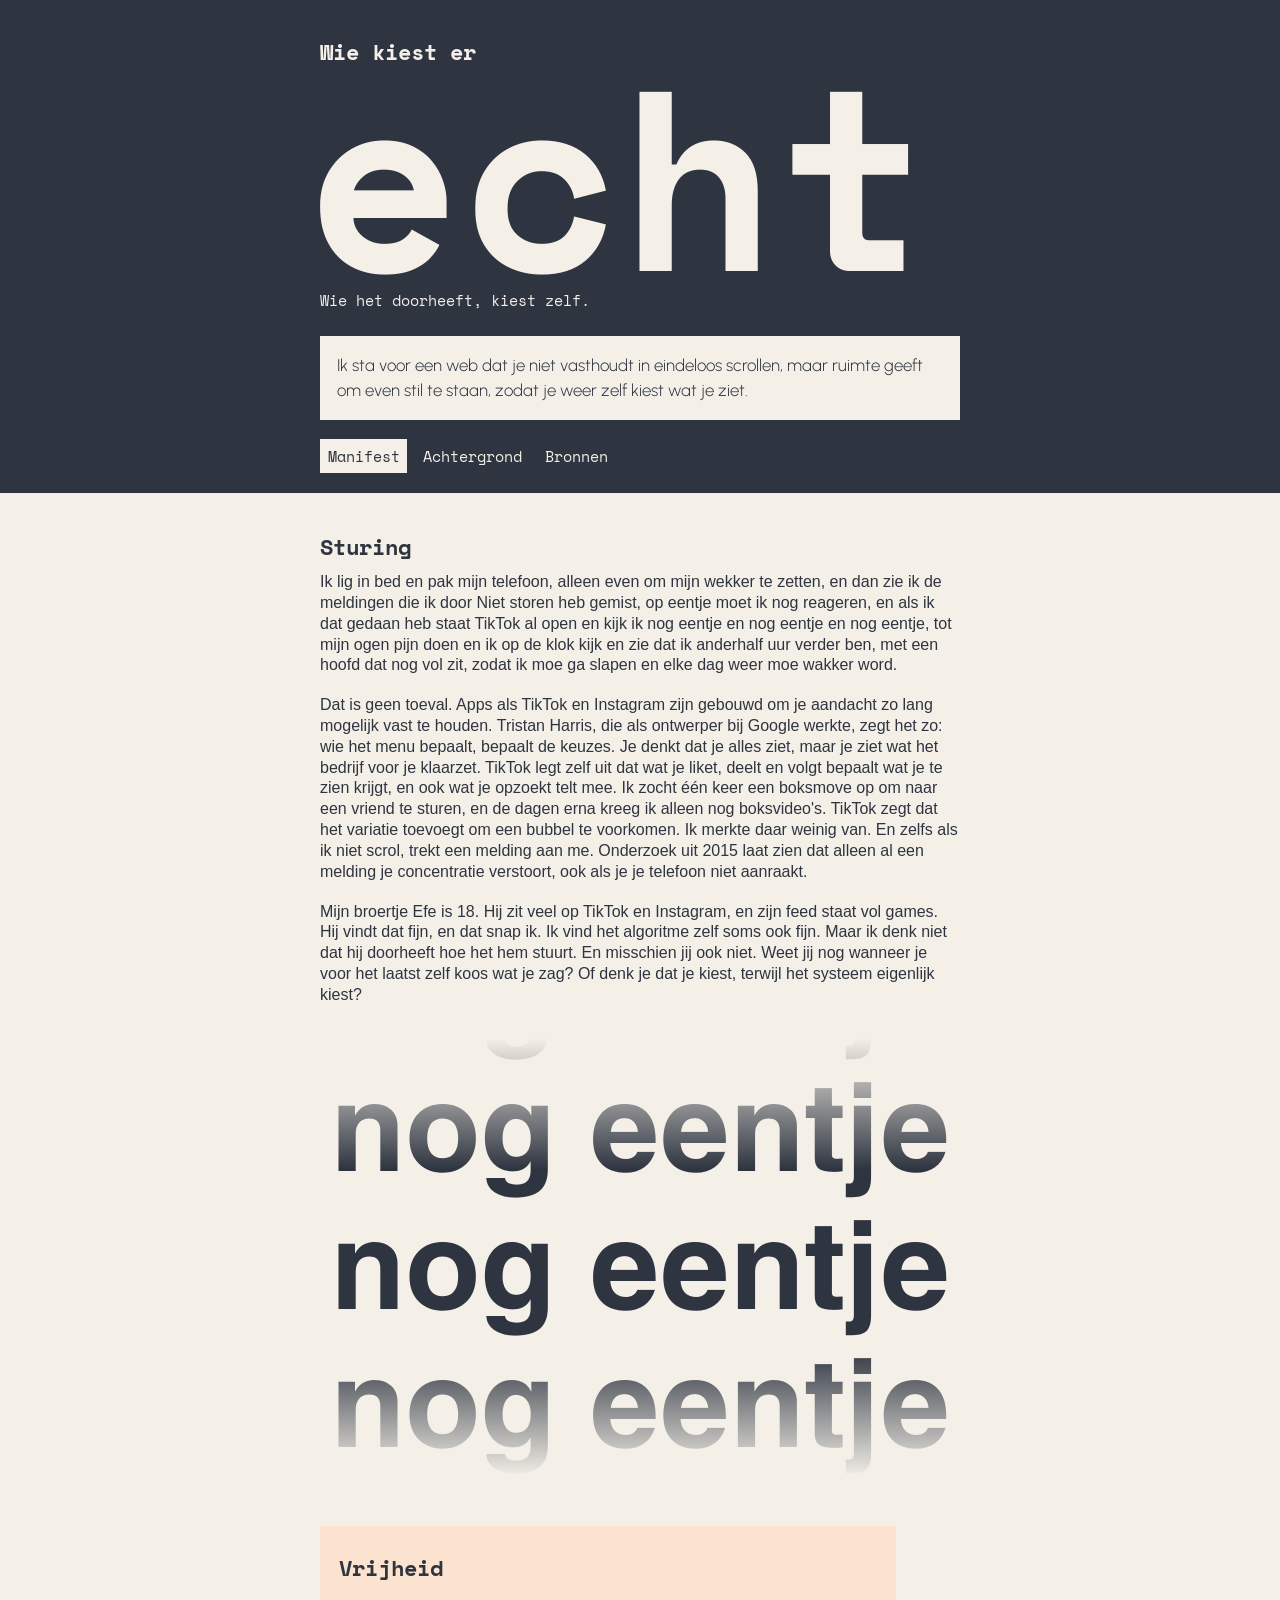
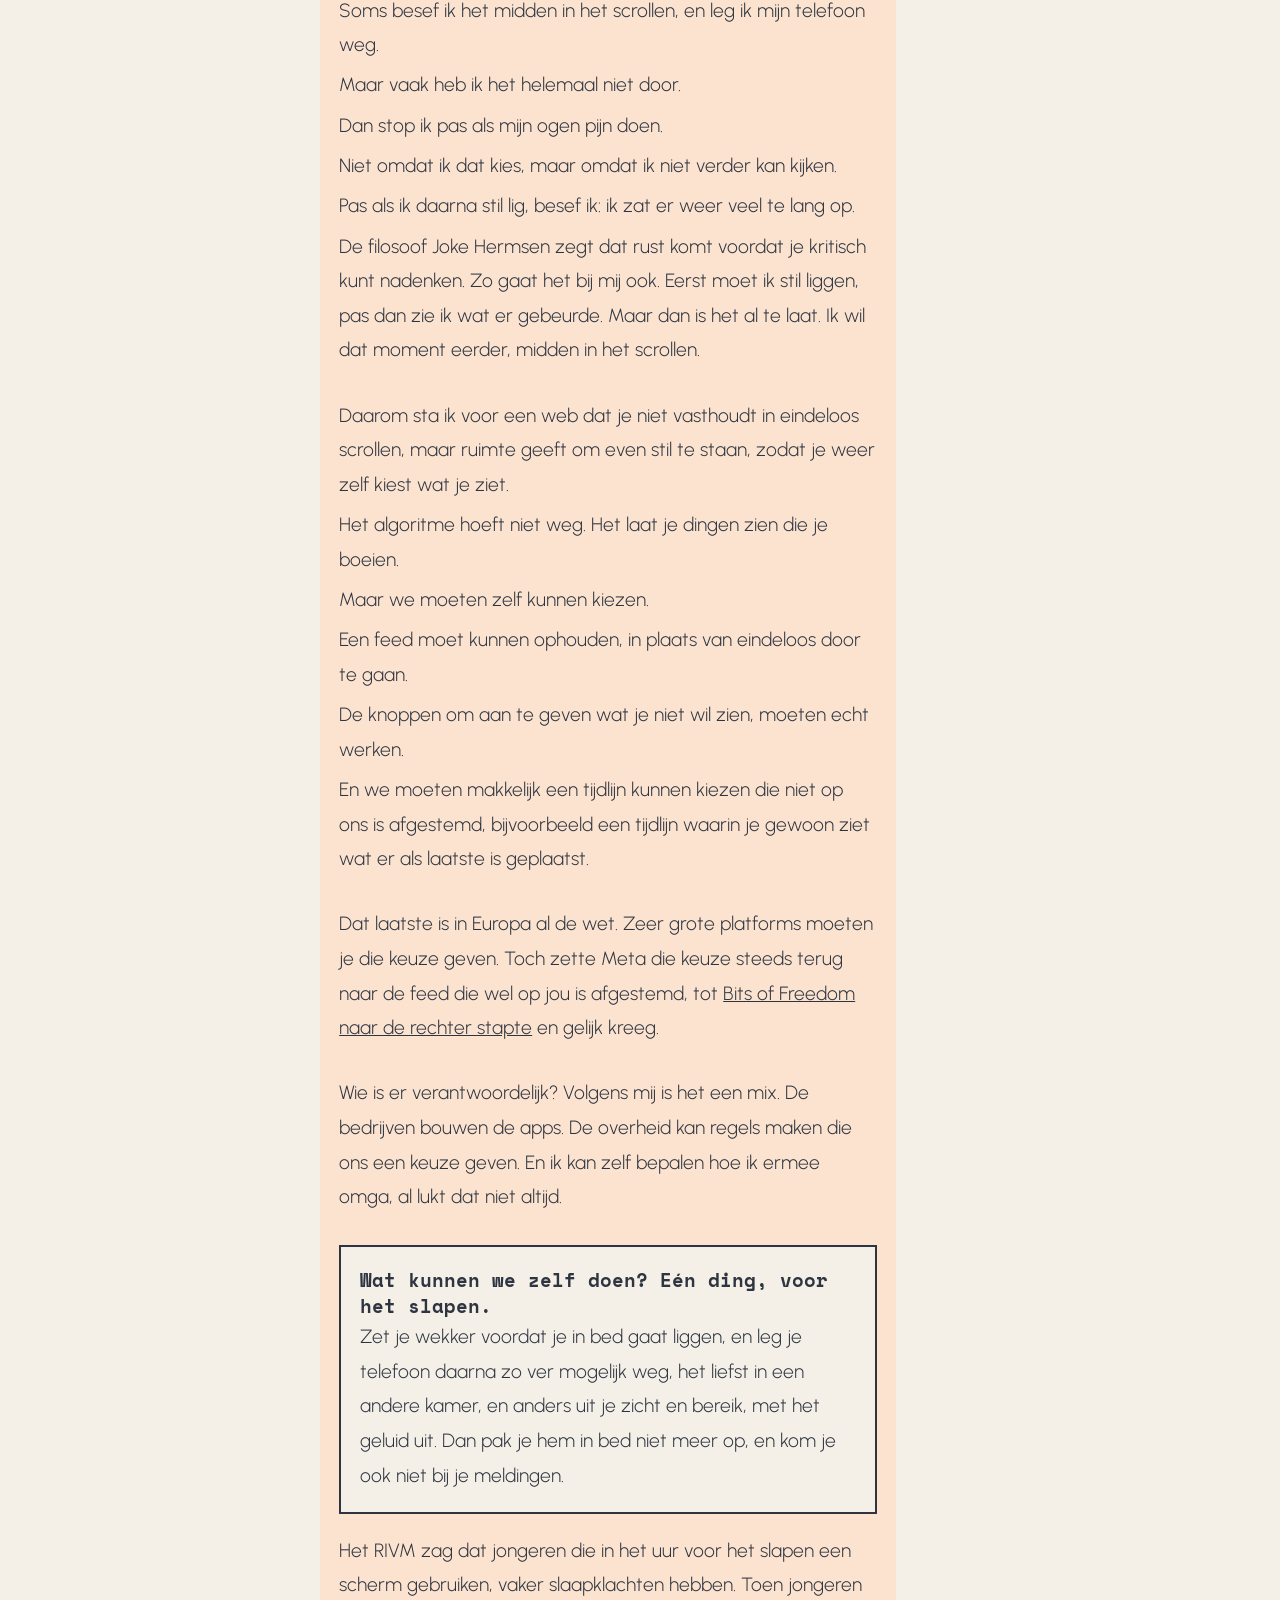
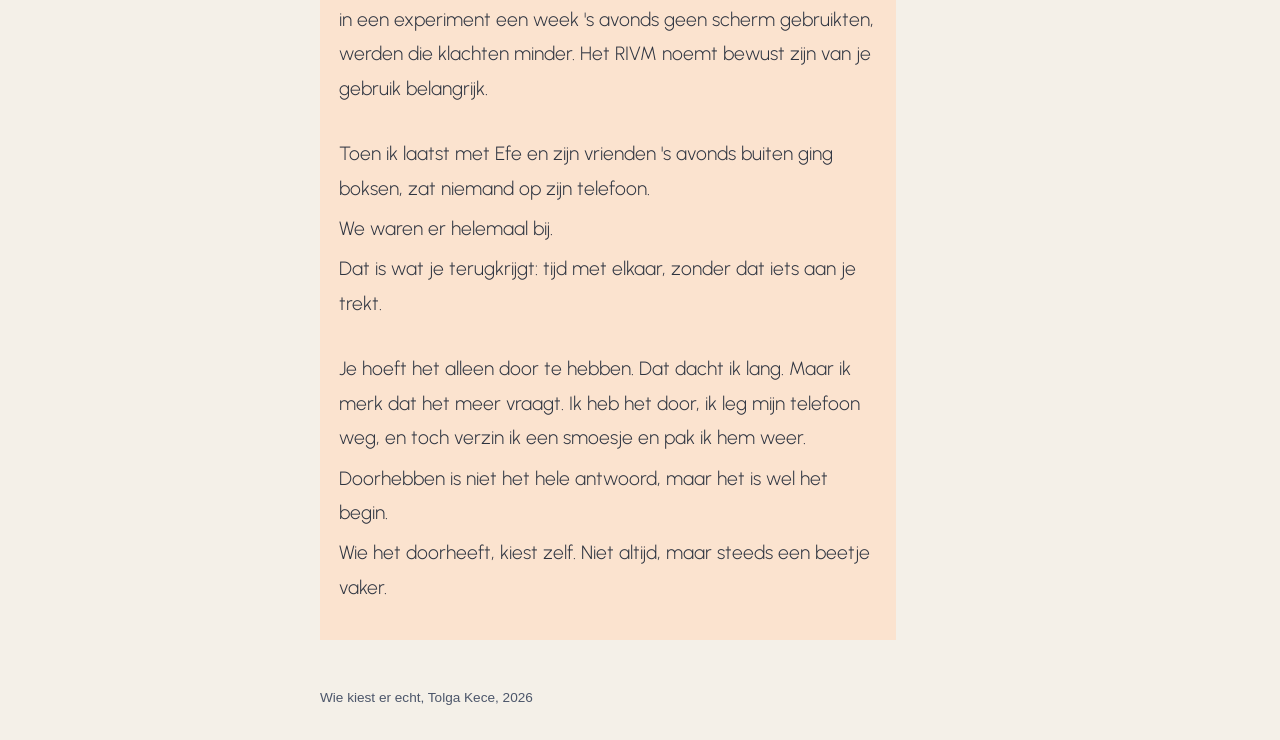
<file: index.html>
<!doctype html>
<html lang="nl">
  <head>
    <meta charset="UTF-8" />
    <meta name="viewport" content="width=device-width, initial-scale=1.0" />
    <title>Wie kiest er echt - Manifest</title>
    <link rel="preconnect" href="https://fonts.googleapis.com" />
    <link rel="preconnect" href="https://fonts.gstatic.com" crossorigin />
    <link
      href="https://fonts.googleapis.com/css2?family=Space+Mono:wght@400;700&family=Urbanist:wght@300&display=swap"
      rel="stylesheet"
    />
    <link rel="stylesheet" href="style.css" />
  </head>
  <body>
    <header>
      <h1>Wie kiest er <span class="titel-groot">echt</span></h1>
      <p class="slogan">Wie het doorheeft, kiest zelf.</p>
      <p class="missie">
        Ik sta voor een web dat je niet vasthoudt in eindeloos scrollen, maar
        ruimte geeft om even stil te staan, zodat je weer zelf kiest wat je
        ziet.
      </p>
      <nav>
        <ul>
          <li><a class="actief" href="index.html">Manifest</a></li>
          <li><a href="achtergrond.html">Achtergrond</a></li>
          <li><a href="bronnen.html">Bronnen</a></li>
        </ul>
      </nav>
    </header>

    <main>
      <section class="deel-sturing">
        <h2 class="eerste-kop">Sturing</h2>
        <p>
          Ik lig in bed en pak mijn telefoon, alleen even om mijn wekker te
          zetten, en dan zie ik de meldingen die ik door Niet storen heb gemist,
          op eentje moet ik nog reageren, en als ik dat gedaan heb staat TikTok
          al open en kijk ik nog eentje en nog eentje en nog eentje, tot mijn
          ogen pijn doen en ik op de klok kijk en zie dat ik anderhalf uur
          verder ben, met een hoofd dat nog vol zit, zodat ik moe ga slapen en
          elke dag weer moe wakker word.
        </p>

        <p>
          Dat is geen toeval. Apps als TikTok en Instagram zijn gebouwd om je
          aandacht zo lang mogelijk vast te houden. Tristan Harris, die als
          ontwerper bij Google werkte, zegt het zo: wie het menu bepaalt,
          bepaalt de keuzes. Je denkt dat je alles ziet, maar je ziet wat het
          bedrijf voor je klaarzet. TikTok legt zelf uit dat wat je liket, deelt
          en volgt bepaalt wat je te zien krijgt, en ook wat je opzoekt telt
          mee. Ik zocht één keer een boksmove op om naar een vriend te sturen,
          en de dagen erna kreeg ik alleen nog boksvideo's. TikTok zegt dat het
          variatie toevoegt om een bubbel te voorkomen. Ik merkte daar weinig
          van. En zelfs als ik niet scrol, trekt een melding aan me. Onderzoek
          uit 2015 laat zien dat alleen al een melding je concentratie
          verstoort, ook als je je telefoon niet aanraakt.
        </p>

        <p>
          Mijn broertje Efe is 18. Hij zit veel op TikTok en Instagram, en zijn
          feed staat vol games. Hij vindt dat fijn, en dat snap ik. Ik vind het
          algoritme zelf soms ook fijn. Maar ik denk niet dat hij doorheeft hoe
          het hem stuurt. En misschien jij ook niet. Weet jij nog wanneer je
          voor het laatst zelf koos wat je zag? Of denk je dat je kiest, terwijl
          het systeem eigenlijk kiest?
        </p>

        <div class="overgang">
          <video
            src="images/nog-eentje-overgang.mp4"
            poster="images/nog-eentje-overgang-stil.png"
            autoplay
            muted
            loop
            playsinline
            aria-label="Het woord nog eentje, steeds opnieuw, dat langzaam omhoog schuift en aan de randen vervaagt, alsof je blijft scrollen."
          ></video>
          <img
            class="overgang-stil"
            src="images/nog-eentje-overgang-stil.png"
            alt="Het woord nog eentje, steeds opnieuw, dat langzaam omhoog schuift en aan de randen vervaagt, alsof je blijft scrollen."
          />
        </div>
      </section>

      <section class="deel-vrijheid">
        <h2>Vrijheid</h2>
        <p>
          Soms besef ik het midden in het scrollen, en leg ik mijn telefoon weg.
        </p>
        <p>Maar vaak heb ik het helemaal niet door.</p>
        <p>Dan stop ik pas als mijn ogen pijn doen.</p>
        <p>Niet omdat ik dat kies, maar omdat ik niet verder kan kijken.</p>
        <p>
          Pas als ik daarna stil lig, besef ik: ik zat er weer veel te lang op.
        </p>
        <p>
          De filosoof Joke Hermsen zegt dat rust komt voordat je kritisch kunt
          nadenken. Zo gaat het bij mij ook. Eerst moet ik stil liggen, pas dan
          zie ik wat er gebeurde. Maar dan is het al te laat. Ik wil dat moment
          eerder, midden in het scrollen.
        </p>

        <p class="nieuw-blok">
          Daarom sta ik voor een web dat je niet vasthoudt in eindeloos
          scrollen, maar ruimte geeft om even stil te staan, zodat je weer zelf
          kiest wat je ziet.
        </p>
        <p>
          Het algoritme hoeft niet weg. Het laat je dingen zien die je boeien.
        </p>
        <p>Maar we moeten zelf kunnen kiezen.</p>
        <p>
          Een feed moet kunnen ophouden, in plaats van eindeloos door te gaan.
        </p>
        <p>
          De knoppen om aan te geven wat je niet wil zien, moeten echt werken.
        </p>
        <p>
          En we moeten makkelijk een tijdlijn kunnen kiezen die niet op ons is
          afgestemd, bijvoorbeeld een tijdlijn waarin je gewoon ziet wat er als
          laatste is geplaatst.
        </p>

        <p class="nieuw-blok">
          Dat laatste is in Europa al de wet. Zeer grote platforms moeten je die
          keuze geven. Toch zette Meta die keuze steeds terug naar de feed die
          wel op jou is afgestemd, tot
          <a href="achtergrond.html">Bits of Freedom naar de rechter stapte</a>
          en gelijk kreeg.
        </p>

        <p class="nieuw-blok">
          Wie is er verantwoordelijk? Volgens mij is het een mix. De bedrijven
          bouwen de apps. De overheid kan regels maken die ons een keuze geven.
          En ik kan zelf bepalen hoe ik ermee omga, al lukt dat niet altijd.
        </p>

        <section class="nieuw-blok oproep">
          <h3>Wat kunnen we zelf doen? Eén ding, voor het slapen.</h3>
          <p>
            Zet je wekker voordat je in bed gaat liggen, en leg je telefoon
            daarna zo ver mogelijk weg, het liefst in een andere kamer, en
            anders uit je zicht en bereik, met het geluid uit. Dan pak je hem in
            bed niet meer op, en kom je ook niet bij je meldingen.
          </p>
        </section>
        <p>
          Het RIVM zag dat jongeren die in het uur voor het slapen een scherm
          gebruiken, vaker slaapklachten hebben. Toen jongeren in een experiment
          een week 's avonds geen scherm gebruikten, werden die klachten minder.
          Het RIVM noemt bewust zijn van je gebruik belangrijk.
        </p>

        <p class="nieuw-blok">
          Toen ik laatst met Efe en zijn vrienden 's avonds buiten ging boksen,
          zat niemand op zijn telefoon.
        </p>
        <p>We waren er helemaal bij.</p>
        <p>
          Dat is wat je terugkrijgt: tijd met elkaar, zonder dat iets aan je
          trekt.
        </p>

        <p class="nieuw-blok">
          Je hoeft het alleen door te hebben. Dat dacht ik lang. Maar ik merk
          dat het meer vraagt. Ik heb het door, ik leg mijn telefoon weg, en
          toch verzin ik een smoesje en pak ik hem weer.
        </p>
        <p>Doorhebben is niet het hele antwoord, maar het is wel het begin.</p>
        <p>
          Wie het doorheeft, kiest zelf. Niet altijd, maar steeds een beetje
          vaker.
        </p>
      </section>
    </main>

    <footer>
      <p>Wie kiest er echt, Tolga Kece, 2026</p>
    </footer>
  </body>
</html>
</file>
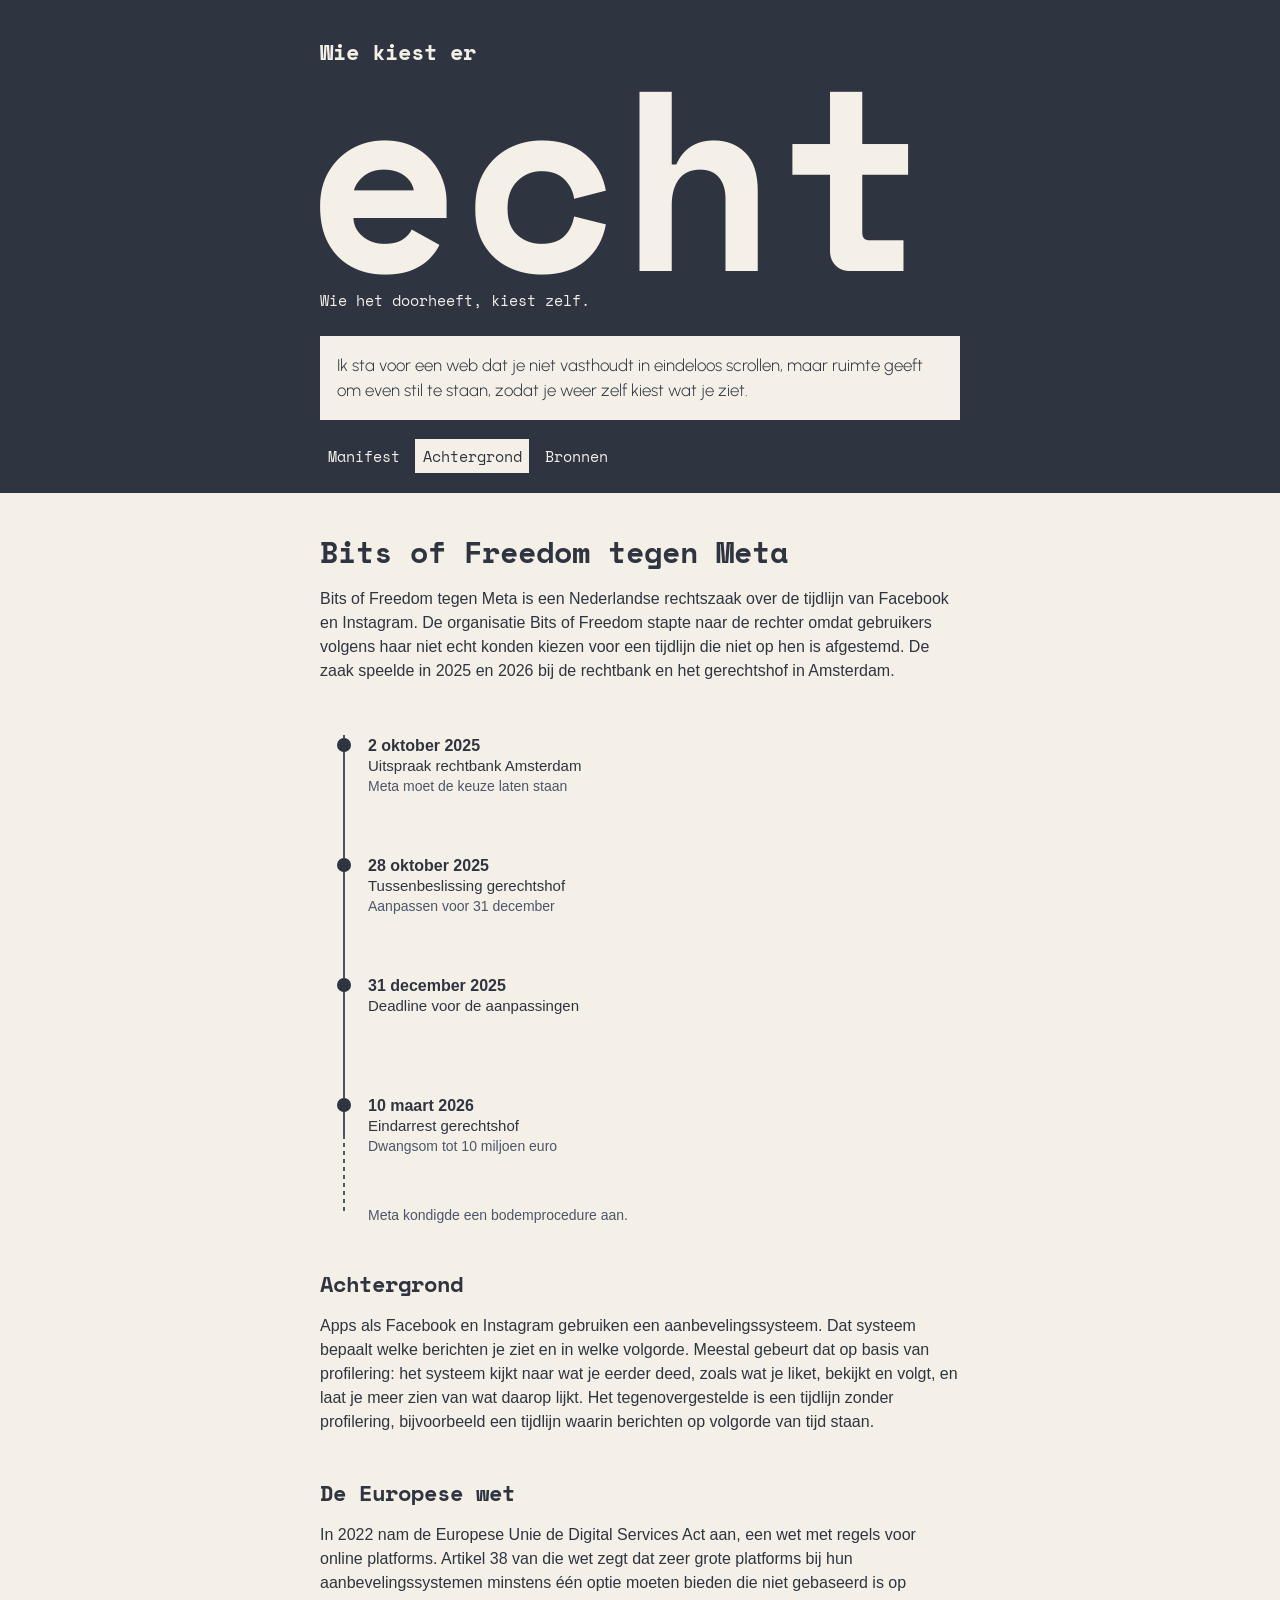
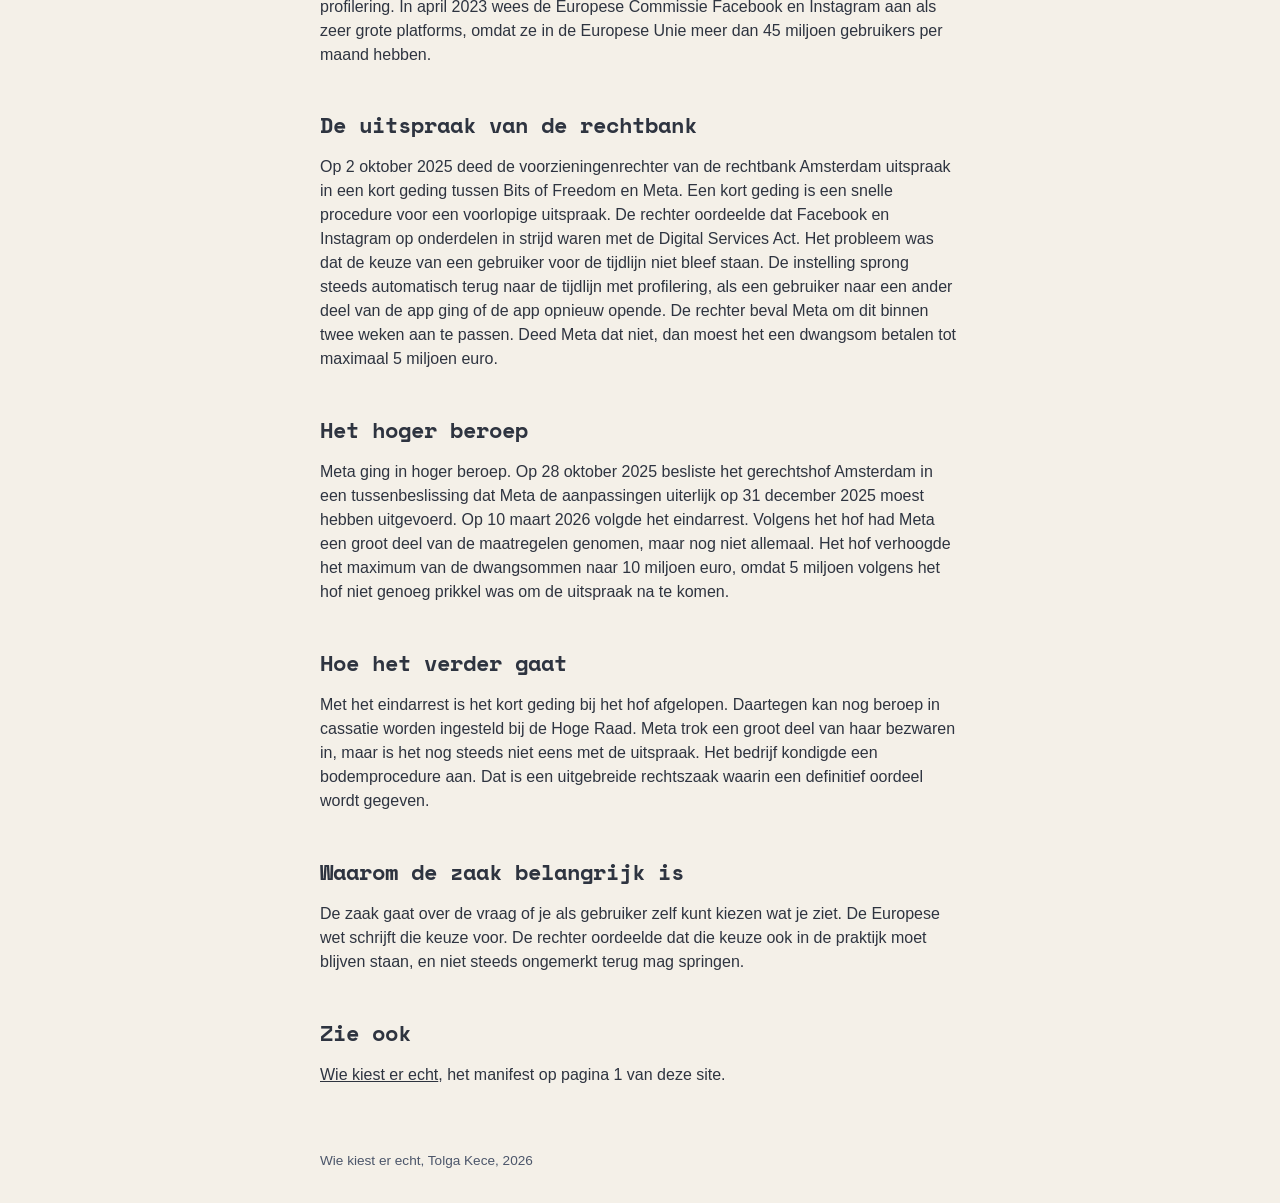
<file: achtergrond.html>
<!doctype html>
<html lang="nl">
  <head>
    <meta charset="UTF-8" />
    <meta name="viewport" content="width=device-width, initial-scale=1.0" />
    <title>Wie kiest er echt - Achtergrond: Bits of Freedom tegen Meta</title>
    <link rel="preconnect" href="https://fonts.googleapis.com" />
    <link rel="preconnect" href="https://fonts.gstatic.com" crossorigin />
    <link
      href="https://fonts.googleapis.com/css2?family=Space+Mono:wght@400;700&family=Urbanist:wght@300&display=swap"
      rel="stylesheet"
    />
    <link rel="stylesheet" href="style.css" />
  </head>
  <body>
    <header>
      <h1>Wie kiest er <span class="titel-groot">echt</span></h1>
      <p class="slogan">Wie het doorheeft, kiest zelf.</p>
      <p class="missie">
        Ik sta voor een web dat je niet vasthoudt in eindeloos scrollen, maar
        ruimte geeft om even stil te staan, zodat je weer zelf kiest wat je
        ziet.
      </p>
      <nav>
        <ul>
          <li><a href="index.html">Manifest</a></li>
          <li><a class="actief" href="achtergrond.html">Achtergrond</a></li>
          <li><a href="bronnen.html">Bronnen</a></li>
        </ul>
      </nav>
    </header>

    <main>
      <article>
        <h2 class="paginatitel eerste-kop">Bits of Freedom tegen Meta</h2>
        <p>
          Bits of Freedom tegen Meta is een Nederlandse rechtszaak over de
          tijdlijn van Facebook en Instagram. De organisatie Bits of Freedom
          stapte naar de rechter omdat gebruikers volgens haar niet echt konden
          kiezen voor een tijdlijn die niet op hen is afgestemd. De zaak speelde
          in 2025 en 2026 bij de rechtbank en het gerechtshof in Amsterdam.
        </p>

        <img
          class="beeld-tijdlijn"
          src="images/tijdlijn.svg"
          alt="Tijdlijn van de rechtszaak. 2 oktober 2025: uitspraak rechtbank Amsterdam,
           Meta moet de keuze laten staan. 28 oktober 2025: tussenbeslissing gerechtshof, 
           aanpassen voor 31 december. 31 december 2025: deadline voor de aanpassingen. 10 maart 2026: 
           eindarrest gerechtshof, dwangsom tot 10 miljoen euro. Meta kondigde een bodemprocedure aan."
        />

        <h2>Achtergrond</h2>
        <p>
          Apps als Facebook en Instagram gebruiken een aanbevelingssysteem. Dat
          systeem bepaalt welke berichten je ziet en in welke volgorde. Meestal
          gebeurt dat op basis van profilering: het systeem kijkt naar wat je
          eerder deed, zoals wat je liket, bekijkt en volgt, en laat je meer
          zien van wat daarop lijkt. Het tegenovergestelde is een tijdlijn
          zonder profilering, bijvoorbeeld een tijdlijn waarin berichten op
          volgorde van tijd staan.
        </p>

        <h2>De Europese wet</h2>
        <p>
          In 2022 nam de Europese Unie de Digital Services Act aan, een wet met
          regels voor online platforms. Artikel 38 van die wet zegt dat zeer
          grote platforms bij hun aanbevelingssystemen minstens één optie moeten
          bieden die niet gebaseerd is op profilering. In april 2023 wees de
          Europese Commissie Facebook en Instagram aan als zeer grote platforms,
          omdat ze in de Europese Unie meer dan 45 miljoen gebruikers per maand
          hebben.
        </p>

        <h2>De uitspraak van de rechtbank</h2>
        <p>
          Op 2 oktober 2025 deed de voorzieningenrechter van de rechtbank
          Amsterdam uitspraak in een kort geding tussen Bits of Freedom en Meta.
          Een kort geding is een snelle procedure voor een voorlopige uitspraak.
          De rechter oordeelde dat Facebook en Instagram op onderdelen in strijd
          waren met de Digital Services Act. Het probleem was dat de keuze van
          een gebruiker voor de tijdlijn niet bleef staan. De instelling sprong
          steeds automatisch terug naar de tijdlijn met profilering, als een
          gebruiker naar een ander deel van de app ging of de app opnieuw
          opende. De rechter beval Meta om dit binnen twee weken aan te passen.
          Deed Meta dat niet, dan moest het een dwangsom betalen tot maximaal 5
          miljoen euro.
        </p>

        <h2>Het hoger beroep</h2>
        <p>
          Meta ging in hoger beroep. Op 28 oktober 2025 besliste het gerechtshof
          Amsterdam in een tussenbeslissing dat Meta de aanpassingen uiterlijk
          op 31 december 2025 moest hebben uitgevoerd. Op 10 maart 2026 volgde
          het eindarrest. Volgens het hof had Meta een groot deel van de
          maatregelen genomen, maar nog niet allemaal. Het hof verhoogde het
          maximum van de dwangsommen naar 10 miljoen euro, omdat 5 miljoen
          volgens het hof niet genoeg prikkel was om de uitspraak na te komen.
        </p>

        <h2>Hoe het verder gaat</h2>
        <p>
          Met het eindarrest is het kort geding bij het hof afgelopen. Daartegen
          kan nog beroep in cassatie worden ingesteld bij de Hoge Raad. Meta
          trok een groot deel van haar bezwaren in, maar is het nog steeds niet
          eens met de uitspraak. Het bedrijf kondigde een bodemprocedure aan.
          Dat is een uitgebreide rechtszaak waarin een definitief oordeel wordt
          gegeven.
        </p>

        <h2>Waarom de zaak belangrijk is</h2>
        <p>
          De zaak gaat over de vraag of je als gebruiker zelf kunt kiezen wat je
          ziet. De Europese wet schrijft die keuze voor. De rechter oordeelde
          dat die keuze ook in de praktijk moet blijven staan, en niet steeds
          ongemerkt terug mag springen.
        </p>

        <h2>Zie ook</h2>
        <p>
          <a href="index.html">Wie kiest er echt</a>, het manifest op pagina 1
          van deze site.
        </p>
      </article>
    </main>

    <footer>
      <p>Wie kiest er echt, Tolga Kece, 2026</p>
    </footer>
  </body>
</html>
</file>
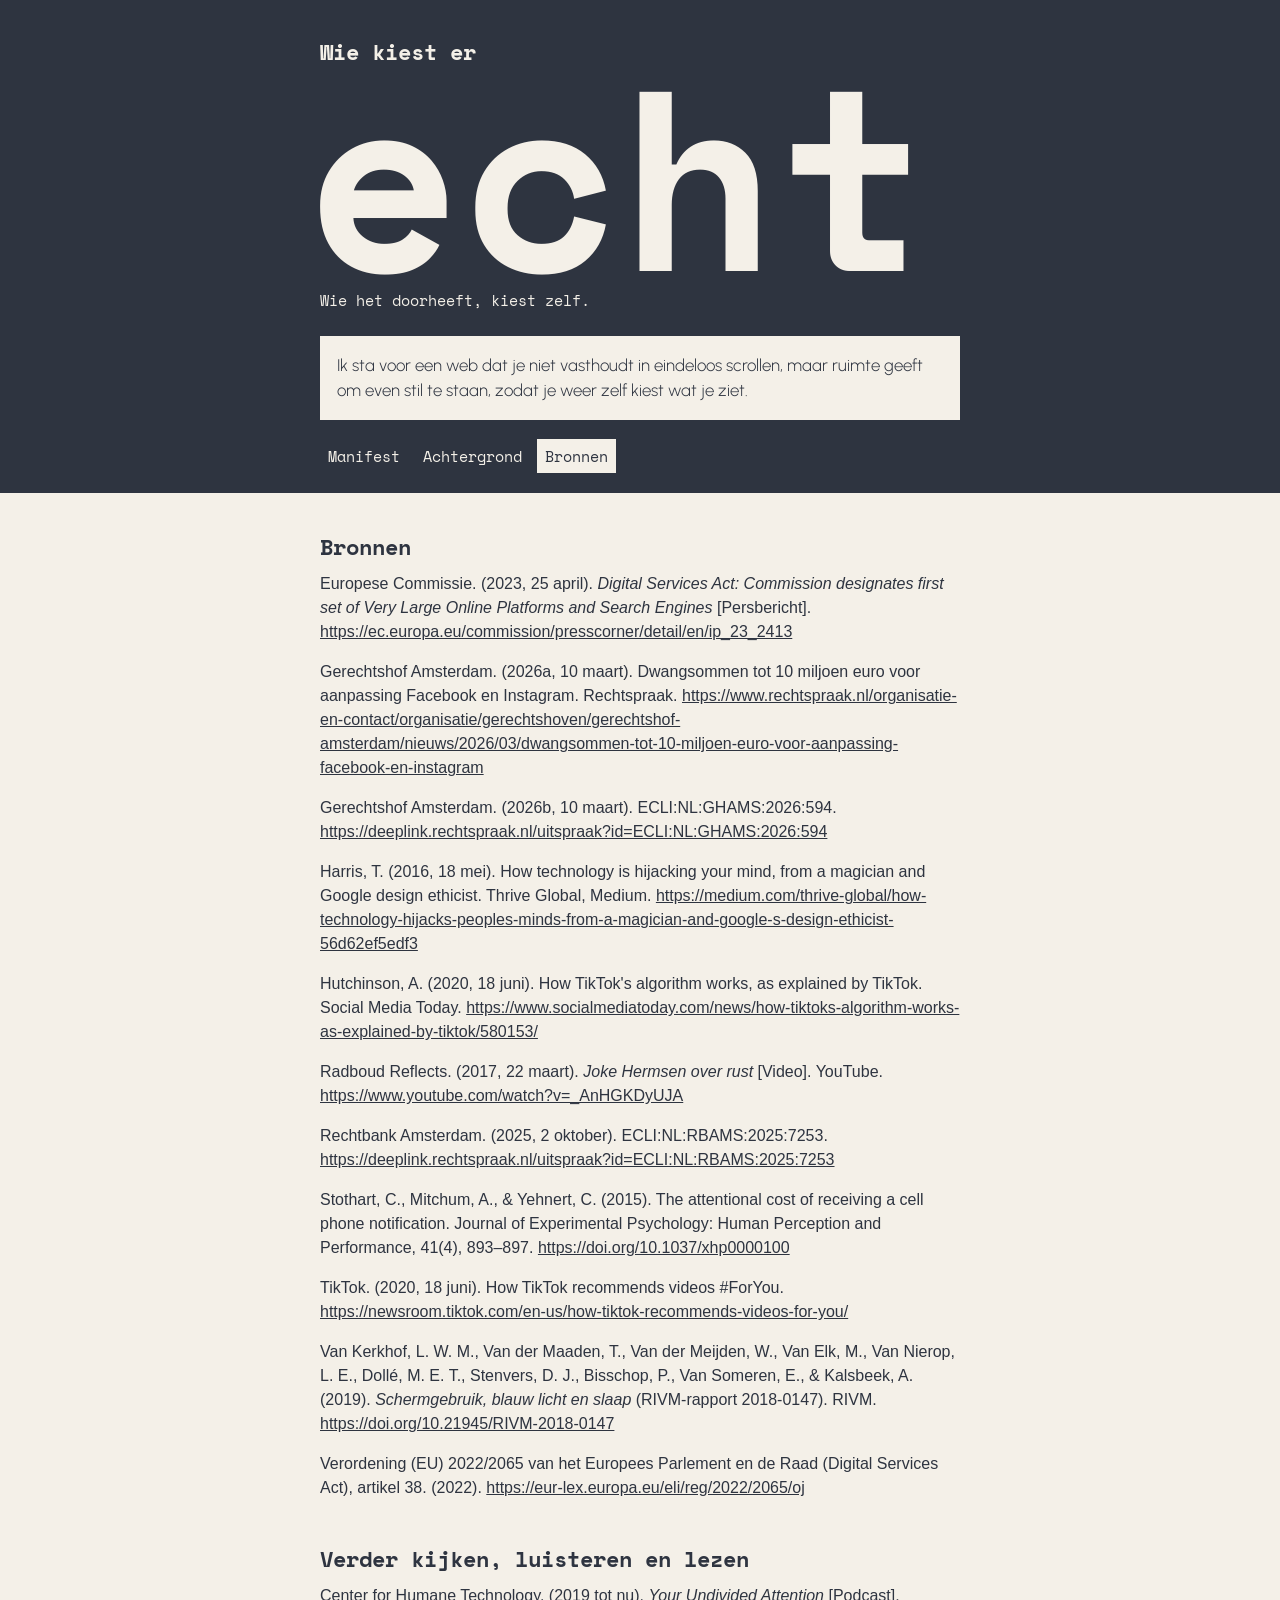
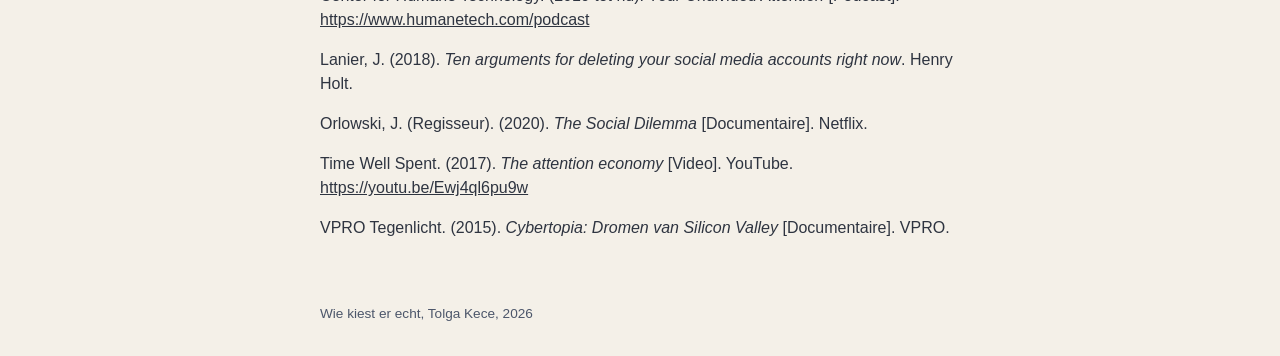
<file: bronnen.html>
<!doctype html>
<html lang="nl">
  <head>
    <meta charset="UTF-8" />
    <meta name="viewport" content="width=device-width, initial-scale=1.0" />
    <title>Wie kiest er echt - Bronnen</title>
    <link rel="preconnect" href="https://fonts.googleapis.com" />
    <link rel="preconnect" href="https://fonts.gstatic.com" crossorigin />
    <link
      href="https://fonts.googleapis.com/css2?family=Space+Mono:wght@400;700&family=Urbanist:wght@300&display=swap"
      rel="stylesheet"
    />
    <link rel="stylesheet" href="style.css" />
  </head>
  <body>
    <header>
      <h1>Wie kiest er <span class="titel-groot">echt</span></h1>
      <p class="slogan">Wie het doorheeft, kiest zelf.</p>
      <p class="missie">
        Ik sta voor een web dat je niet vasthoudt in eindeloos scrollen, maar
        ruimte geeft om even stil te staan, zodat je weer zelf kiest wat je
        ziet.
      </p>
      <nav>
        <ul>
          <li><a href="index.html">Manifest</a></li>
          <li><a href="achtergrond.html">Achtergrond</a></li>
          <li><a class="actief" href="bronnen.html">Bronnen</a></li>
        </ul>
      </nav>
    </header>

    <main class="bronnen">
      <section>
        <h2 class="eerste-kop">Bronnen</h2>
        <ul>
          <li>
            Europese Commissie. (2023, 25 april).
            <em
              >Digital Services Act: Commission designates first set of Very
              Large Online Platforms and Search Engines</em
            >
            [Persbericht].
            <a
              href="https://ec.europa.eu/commission/presscorner/detail/en/ip_23_2413"
              >https://ec.europa.eu/commission/presscorner/detail/en/ip_23_2413</a
            >
          </li>
          <li>
            Gerechtshof Amsterdam. (2026a, 10 maart). Dwangsommen tot 10 miljoen
            euro voor aanpassing Facebook en Instagram. Rechtspraak.
            <a
              href="https://www.rechtspraak.nl/organisatie-en-contact/organisatie/gerechtshoven/gerechtshof-amsterdam/nieuws/2026/03/dwangsommen-tot-10-miljoen-euro-voor-aanpassing-facebook-en-instagram"
              >https://www.rechtspraak.nl/organisatie-en-contact/organisatie/gerechtshoven/gerechtshof-amsterdam/nieuws/2026/03/dwangsommen-tot-10-miljoen-euro-voor-aanpassing-facebook-en-instagram</a
            >
          </li>
          <li>
            Gerechtshof Amsterdam. (2026b, 10 maart). ECLI:NL:GHAMS:2026:594.
            <a
              href="https://deeplink.rechtspraak.nl/uitspraak?id=ECLI:NL:GHAMS:2026:594"
              >https://deeplink.rechtspraak.nl/uitspraak?id=ECLI:NL:GHAMS:2026:594</a
            >
          </li>
          <li>
            Harris, T. (2016, 18 mei). How technology is hijacking your mind,
            from a magician and Google design ethicist. Thrive Global, Medium.
            <a
              href="https://medium.com/thrive-global/how-technology-hijacks-peoples-minds-from-a-magician-and-google-s-design-ethicist-56d62ef5edf3"
              >https://medium.com/thrive-global/how-technology-hijacks-peoples-minds-from-a-magician-and-google-s-design-ethicist-56d62ef5edf3</a
            >
          </li>
          <li>
            Hutchinson, A. (2020, 18 juni). How TikTok's algorithm works, as
            explained by TikTok. Social Media Today.
            <a
              href="https://www.socialmediatoday.com/news/how-tiktoks-algorithm-works-as-explained-by-tiktok/580153/"
              >https://www.socialmediatoday.com/news/how-tiktoks-algorithm-works-as-explained-by-tiktok/580153/</a
            >
          </li>
          <li>
            Radboud Reflects. (2017, 22 maart).
            <em>Joke Hermsen over rust</em> [Video]. YouTube.
            <a href="https://www.youtube.com/watch?v=_AnHGKDyUJA"
              >https://www.youtube.com/watch?v=_AnHGKDyUJA</a
            >
          </li>
          <li>
            Rechtbank Amsterdam. (2025, 2 oktober). ECLI:NL:RBAMS:2025:7253.
            <a
              href="https://deeplink.rechtspraak.nl/uitspraak?id=ECLI:NL:RBAMS:2025:7253"
              >https://deeplink.rechtspraak.nl/uitspraak?id=ECLI:NL:RBAMS:2025:7253</a
            >
          </li>
          <li>
            Stothart, C., Mitchum, A., & Yehnert, C. (2015). The attentional
            cost of receiving a cell phone notification. Journal of Experimental
            Psychology: Human Perception and Performance, 41(4), 893–897.
            <a href="https://doi.org/10.1037/xhp0000100"
              >https://doi.org/10.1037/xhp0000100</a
            >
          </li>
          <li>
            TikTok. (2020, 18 juni). How TikTok recommends videos #ForYou.
            <a
              href="https://newsroom.tiktok.com/en-us/how-tiktok-recommends-videos-for-you/"
              >https://newsroom.tiktok.com/en-us/how-tiktok-recommends-videos-for-you/</a
            >
          </li>
          <li>
            Van Kerkhof, L. W. M., Van der Maaden, T., Van der Meijden, W., Van
            Elk, M., Van Nierop, L. E., Dollé, M. E. T., Stenvers, D. J.,
            Bisschop, P., Van Someren, E., & Kalsbeek, A. (2019).
            <em>Schermgebruik, blauw licht en slaap</em> (RIVM-rapport
            2018-0147). RIVM.
            <a href="https://doi.org/10.21945/RIVM-2018-0147"
              >https://doi.org/10.21945/RIVM-2018-0147</a
            >
          </li>
          <li>
            Verordening (EU) 2022/2065 van het Europees Parlement en de Raad
            (Digital Services Act), artikel 38. (2022).
            <a href="https://eur-lex.europa.eu/eli/reg/2022/2065/oj"
              >https://eur-lex.europa.eu/eli/reg/2022/2065/oj</a
            >
          </li>
        </ul>
      </section>

      <section>
        <h2>Verder kijken, luisteren en lezen</h2>
        <ul>
          <li>
            Center for Humane Technology. (2019 tot nu).
            <em>Your Undivided Attention</em> [Podcast].
            <a href="https://www.humanetech.com/podcast"
              >https://www.humanetech.com/podcast</a
            >
          </li>
          <li>
            Lanier, J. (2018).
            <em
              >Ten arguments for deleting your social media accounts right
              now</em
            >. Henry Holt.
          </li>
          <li>
            Orlowski, J. (Regisseur). (2020).
            <em>The Social Dilemma</em> [Documentaire]. Netflix.
          </li>
          <li>
            Time Well Spent. (2017). <em>The attention economy</em> [Video].
            YouTube.
            <a href="https://youtu.be/Ewj4ql6pu9w"
              >https://youtu.be/Ewj4ql6pu9w</a
            >
          </li>
          <li>
            VPRO Tegenlicht. (2015).
            <em>Cybertopia: Dromen van Silicon Valley</em> [Documentaire]. VPRO.
          </li>
        </ul>
      </section>
    </main>

    <footer>
      <p>Wie kiest er echt, Tolga Kece, 2026</p>
    </footer>
  </body>
</html>
</file>
<file: style.css>
/* Kleuren: donker #2e3440, grijsblauw #4c566a, licht #f4f0e8, perzik #fbe3cf */

body {
  margin: 0;
  background-color: #f4f0e8;
  color: #2e3440;
  font-family: Helvetica, Arial, sans-serif;
  line-height: 1.5;
}

/* Kop bovenaan */

header {
  background-color: #2e3440;
  color: #f4f0e8;
  padding: 2.5em 1.5em 1.5em;
}

/* Kop in dezelfde kolom als de tekst */
header h1,
header p,
nav ul {
  max-width: 40em;
  margin-left: auto;
  margin-right: auto;
}

header h1 {
  font-family: "Space Mono", monospace;
  font-weight: 700;
  font-size: 1.4em;
  line-height: 1.1;
  margin-top: 0;
  margin-bottom: 0.3em;
  max-width: 28.57em; /* 40em gedeeld door 1,4 */
}

/* Het woord echt op een eigen regel, groeit mee met het scherm */
.titel-groot {
  display: block;
  font-size: 20vw;
  line-height: 0.85;
  margin-left: -0.06em;
}

/* Slogan onder de titel */
.slogan {
  font-family: "Space Mono", monospace;
  font-weight: 400;
  font-size: 0.95em;
  margin-top: 0;
  margin-bottom: 1.58em; /* 1,5em gedeeld door 0,95 */
  max-width: 42.11em; /* 40em gedeeld door 0,95 */
}

.missie {
  background-color: #f4f0e8;
  color: #2e3440;
  font-family: "Urbanist", sans-serif;
  font-weight: 300;
  font-size: 1.05em;
  line-height: 1.5;
  padding: 1em;
  margin-top: 0;
  margin-bottom: 1.5em;
  max-width: 36.09em; /* 40em gedeeld door 1,05, min 2em padding */
}

/* Menu */

nav ul {
  display: flex;
  list-style: none;
  padding: 0;
  margin-top: 0;
  margin-bottom: 0;
}

nav li {
  margin-right: 0.5em;
}

nav a {
  font-family: "Space Mono", monospace;
  font-weight: 400;
  font-size: 0.95em;
  color: #f4f0e8;
  text-decoration: none;
  padding: 0.4em 0.5em;
  transition:
    background-color 0.2s,
    color 0.2s;
}

nav a:hover,
nav a:focus {
  background-color: #f4f0e8;
  color: #2e3440;
  text-decoration: underline;
}

nav a.actief {
  background-color: #f4f0e8;
  color: #2e3440;
  text-decoration: none;
}

/* Tekst, links en kopjes */

main {
  max-width: 40em;
  margin: 0 auto;
  padding: 2.5em 1.5em 3em;
}

main a {
  color: #2e3440;
  text-decoration: underline;
  transition: color 0.2s;
}

main a:hover,
main a:focus {
  color: #4c566a;
  text-decoration: none;
}

h2 {
  font-family: "Space Mono", monospace;
  font-weight: 700;
  font-size: 1.4em;
  line-height: 1.25;
  margin-top: 2em;
  margin-bottom: 0.5em;
}

/* Manifest, deel over sturing */

.deel-sturing {
  font-family: Helvetica, Arial, sans-serif;
  line-height: 1.3;
}

.deel-sturing p {
  margin-top: 0;
  margin-bottom: 1.2em;
}

/* Deel over vrijheid, met perzik vlak en meer ruimte */
.deel-vrijheid {
  font-family: "Urbanist", sans-serif;
  font-weight: 300;
  font-size: 1.2em;
  line-height: 1.8;
  max-width: 28em;
  margin-top: 2.5em;
  background-color: #fbe3cf;
  padding: 1.5em 1em;
}

.deel-vrijheid p {
  margin-top: 0;
  margin-bottom: 0.3em;
}

/* Witregel tussen groepjes */
.deel-vrijheid .nieuw-blok {
  margin-top: 1.6em;
}

/* Kopje in het perzik vlak */
.deel-vrijheid h2 {
  font-size: 1.1667em; /* 1,4em gedeeld door 1,2 */
  margin-top: 0;
}

/* Oproep in een licht vlak met rand */
.deel-vrijheid .oproep {
  background-color: #f4f0e8;
  color: #2e3440;
  border: 2px solid #2e3440;
  padding: 1em;
  margin-bottom: 1em;
}

/* Kopje van de oproep */
.oproep h3 {
  font-family: "Space Mono", monospace;
  font-weight: 700;
  font-size: 1em;
  line-height: 1.4;
  margin-top: 0;
  margin-bottom: 0;
}

/* Tekst in de oproep */
.deel-vrijheid .oproep p {
  margin-bottom: 0;
}

/* Pagina Achtergrond */

.paginatitel {
  font-size: 1.9em;
}

/* Eerste kopje van een pagina */
.eerste-kop {
  margin-top: 0;
}

/* Pagina Bronnen */

.bronnen ul {
  list-style: none;
  padding: 0;
  margin: 0;
}

.bronnen li {
  margin-bottom: 1em;
}

/* Lange webadressen passen ook op een telefoon */
.bronnen a {
  overflow-wrap: anywhere;
}

/* Footer onderaan */

footer {
  max-width: 40em;
  margin: 0 auto;
  padding: 0 1.5em 2em;
}

footer p {
  color: #4c566a;
  font-size: 0.85em;
  margin: 0;
}

/* Beelden */

.beeld-tijdlijn {
  display: block;
  width: 100%;
  max-width: 360px;
  margin: 2em 0;
}

/* Overgang tussen sturing en vrijheid */
.overgang {
  margin: 2em 0;
}

/* Video en stil beeld */
.overgang video,
.overgang-stil {
  display: block;
  width: 100%;
  height: auto;
}

/* Stil beeld staat normaal verborgen */
.overgang .overgang-stil {
  display: none;
}

/* Stil beeld voor wie geen beweging wil */
@media (prefers-reduced-motion: reduce) {
  .overgang video {
    display: none;
  }

  .overgang .overgang-stil {
    display: block;
  }
}
</file>
